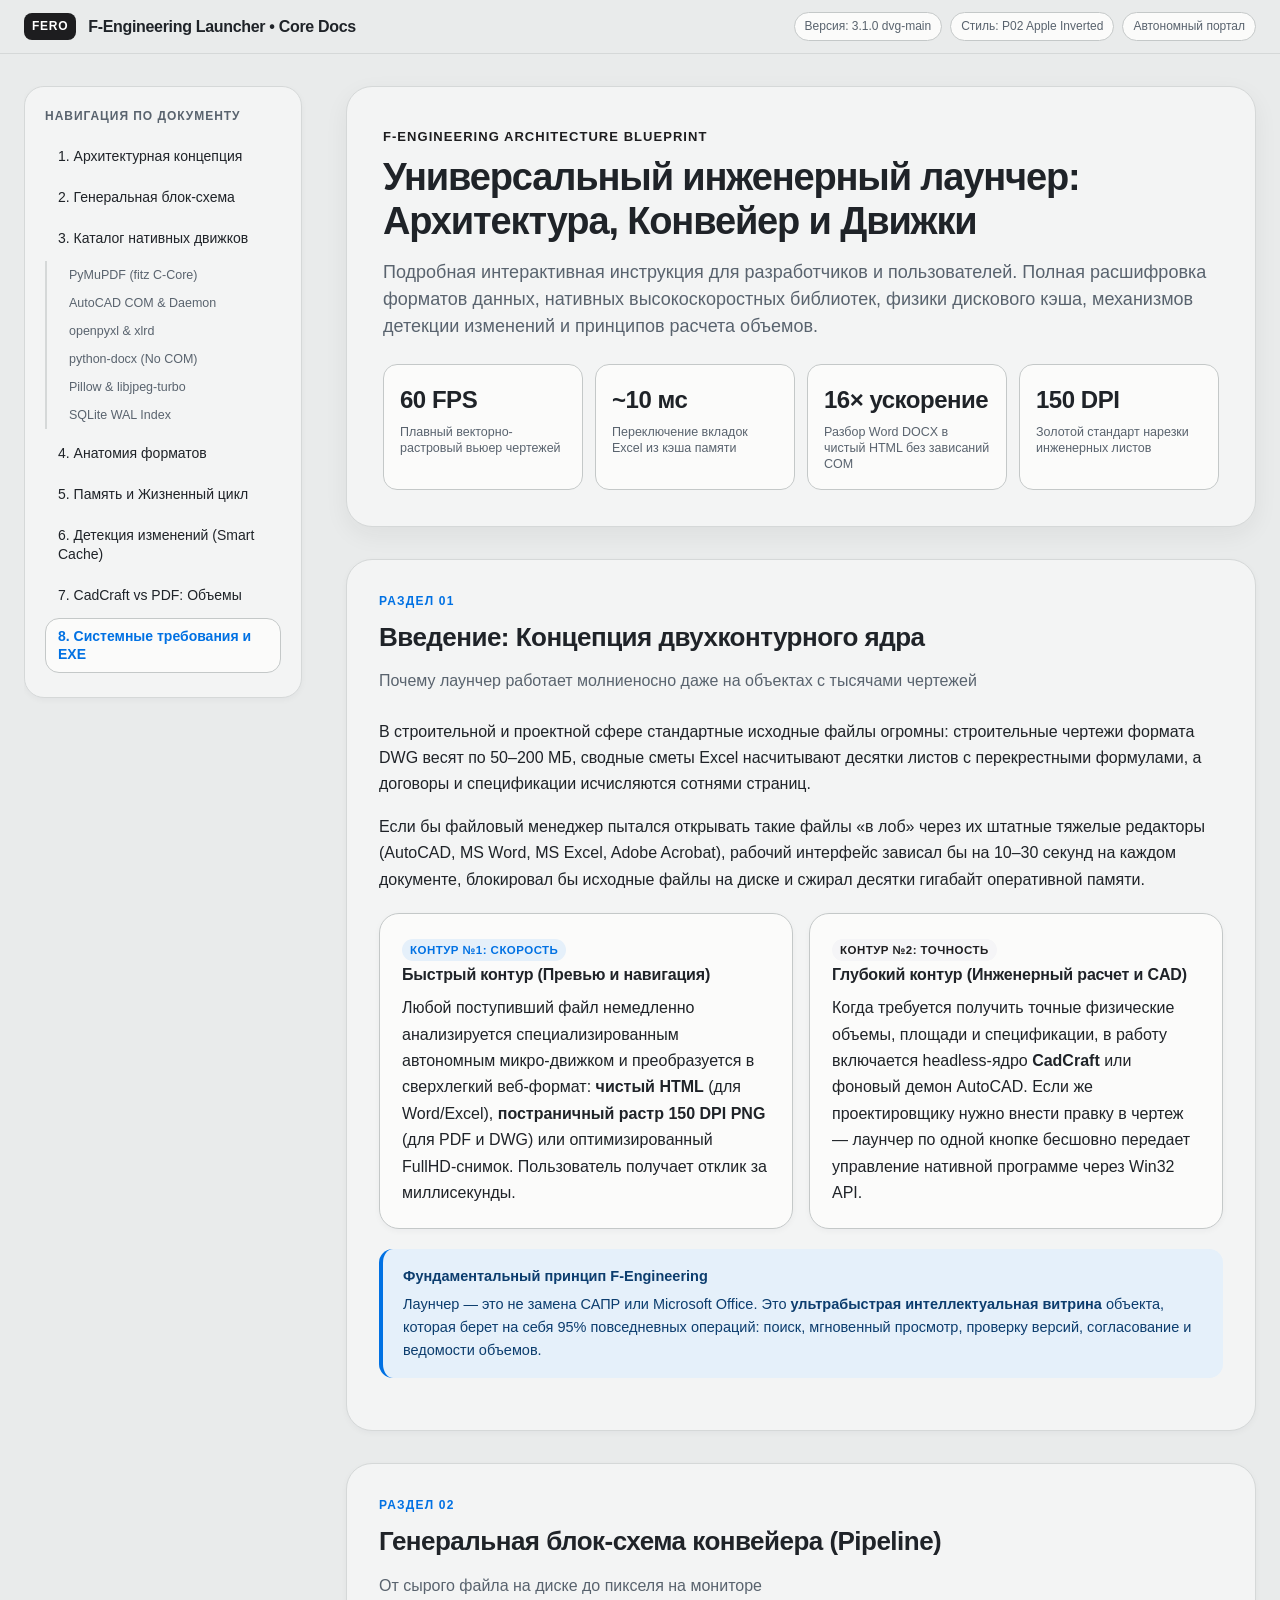
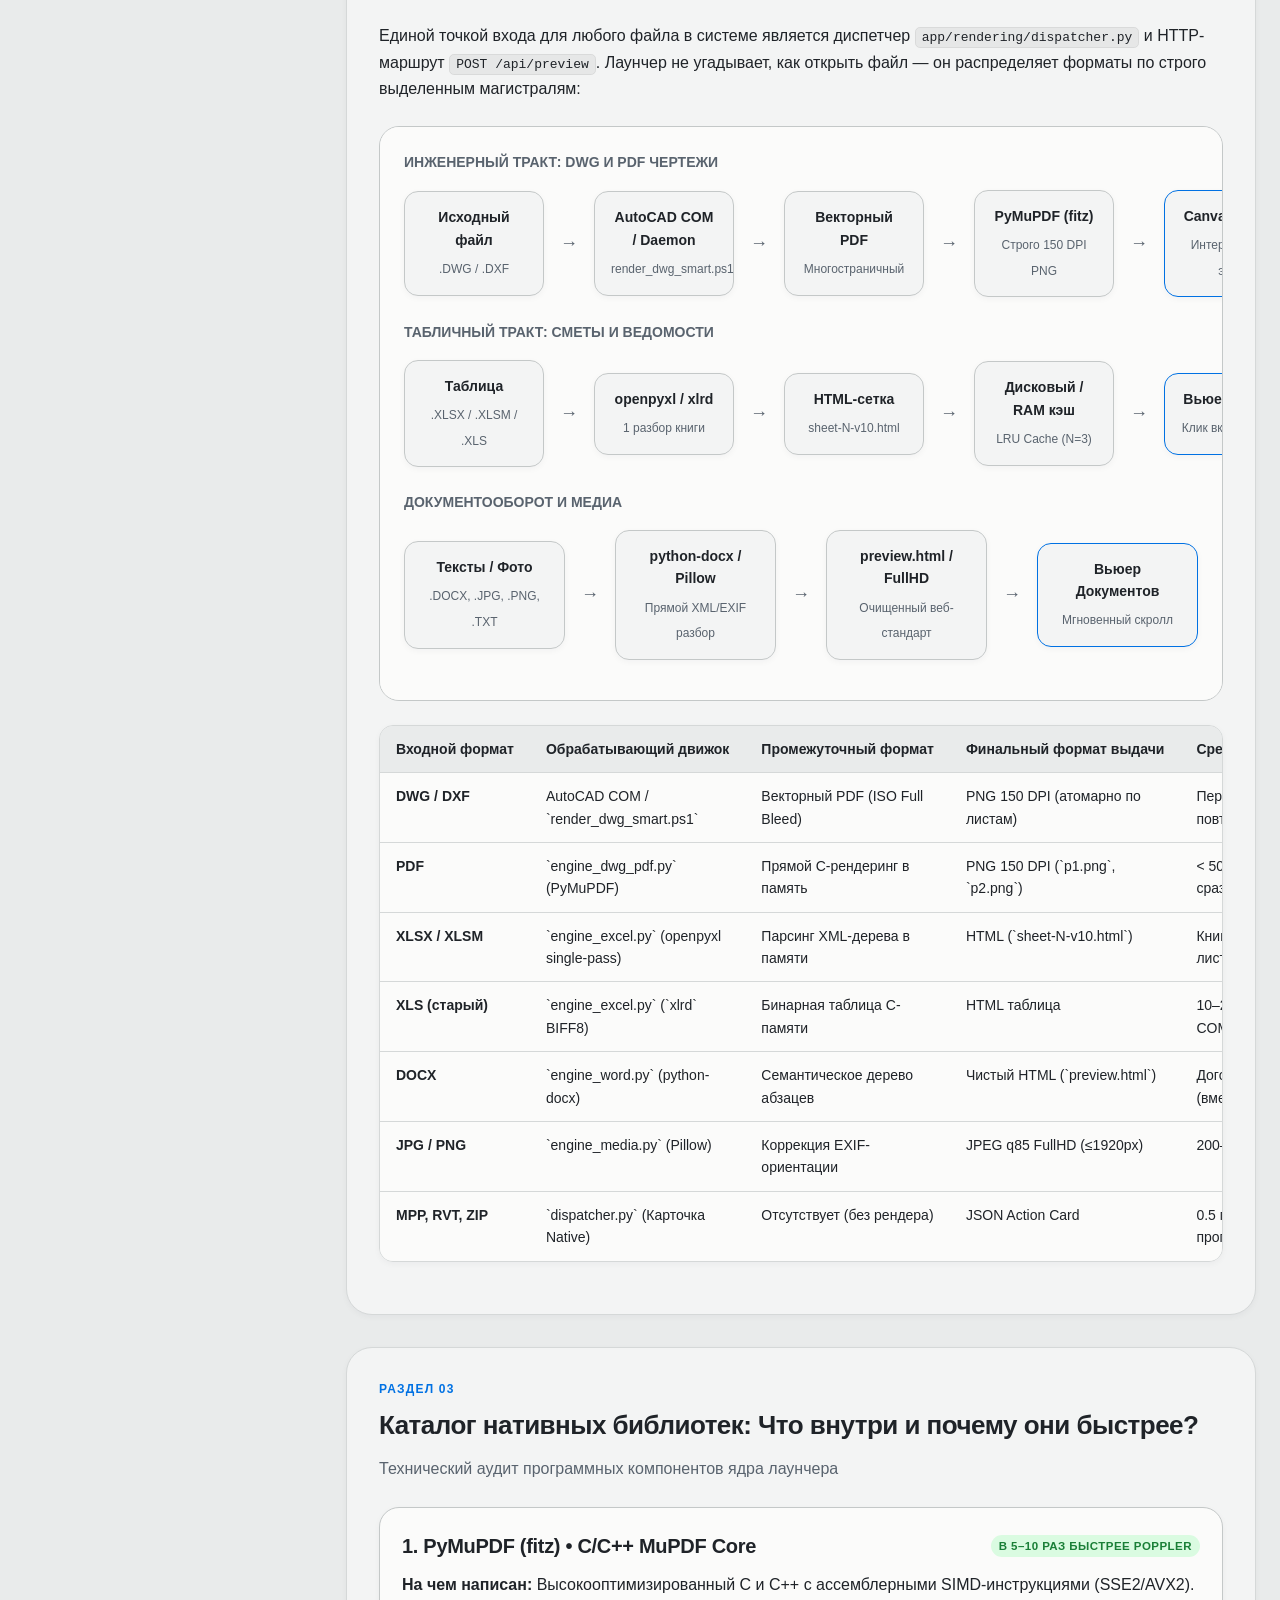
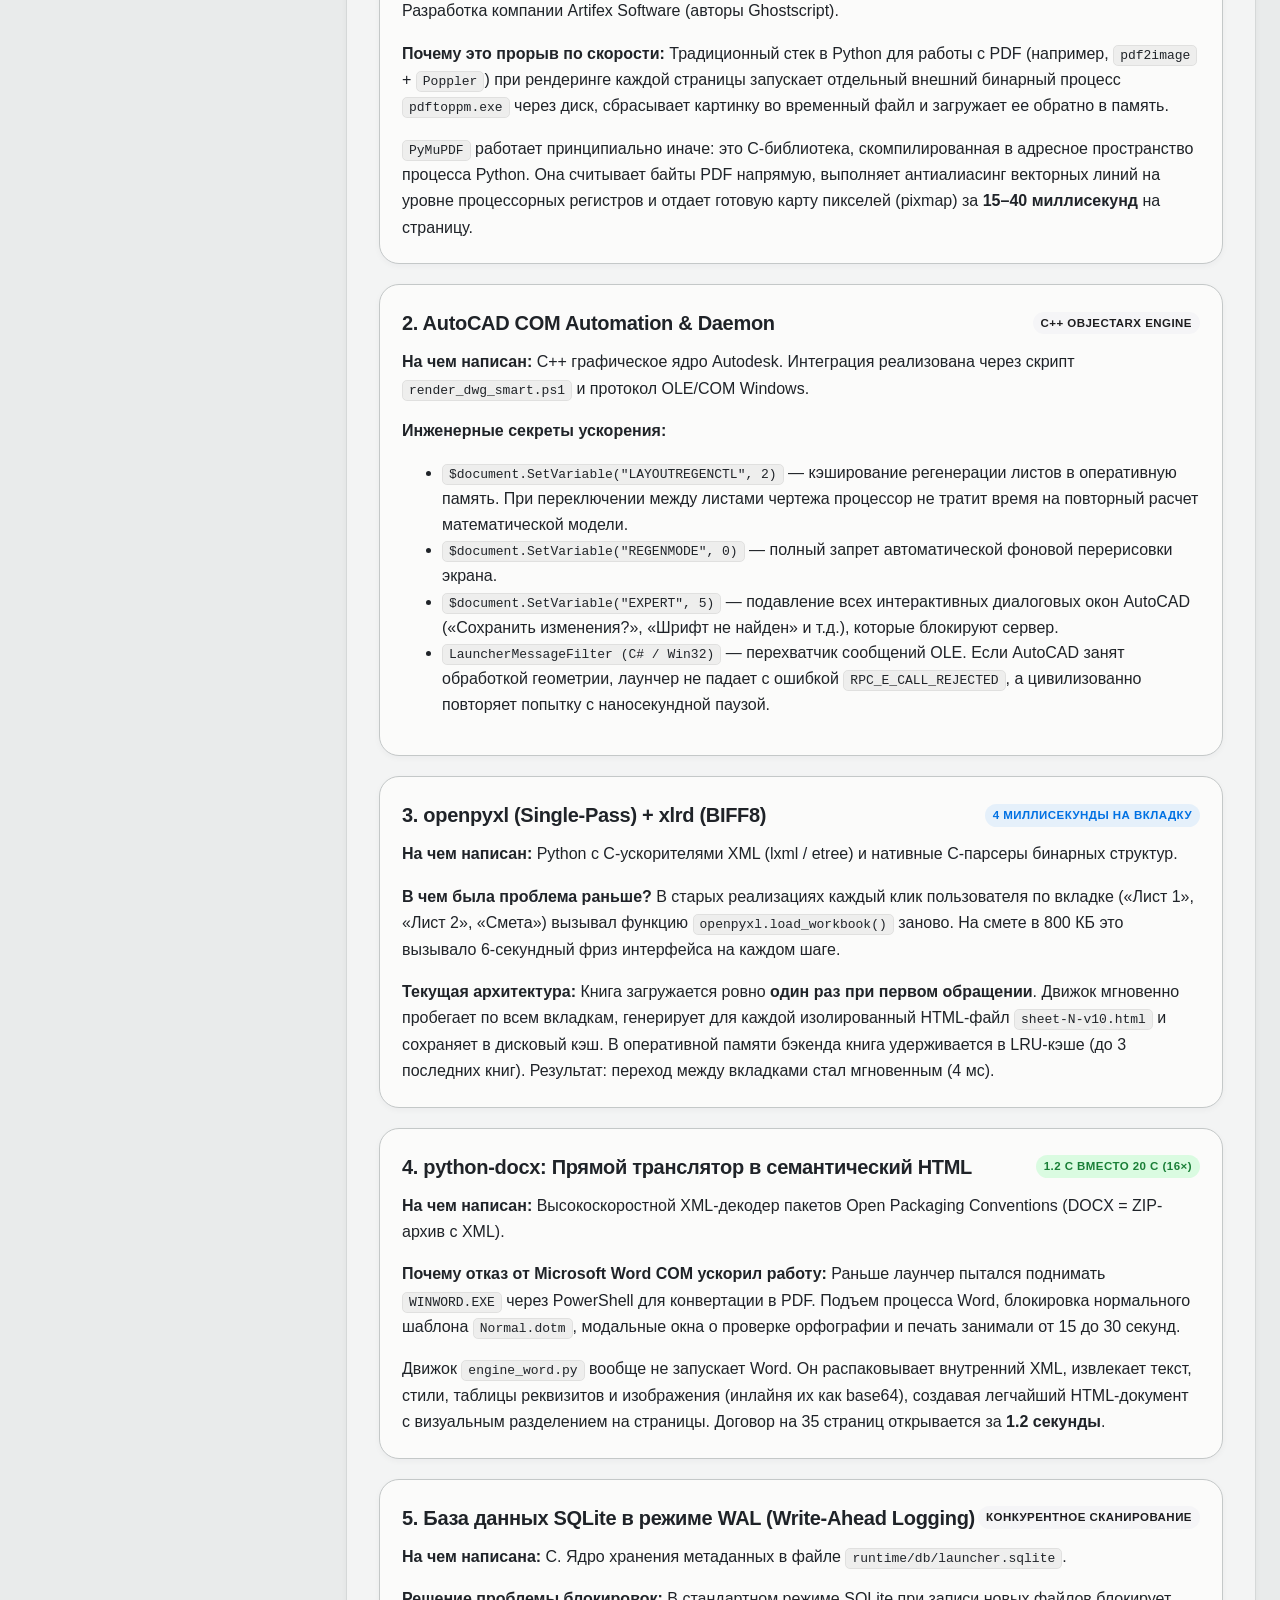
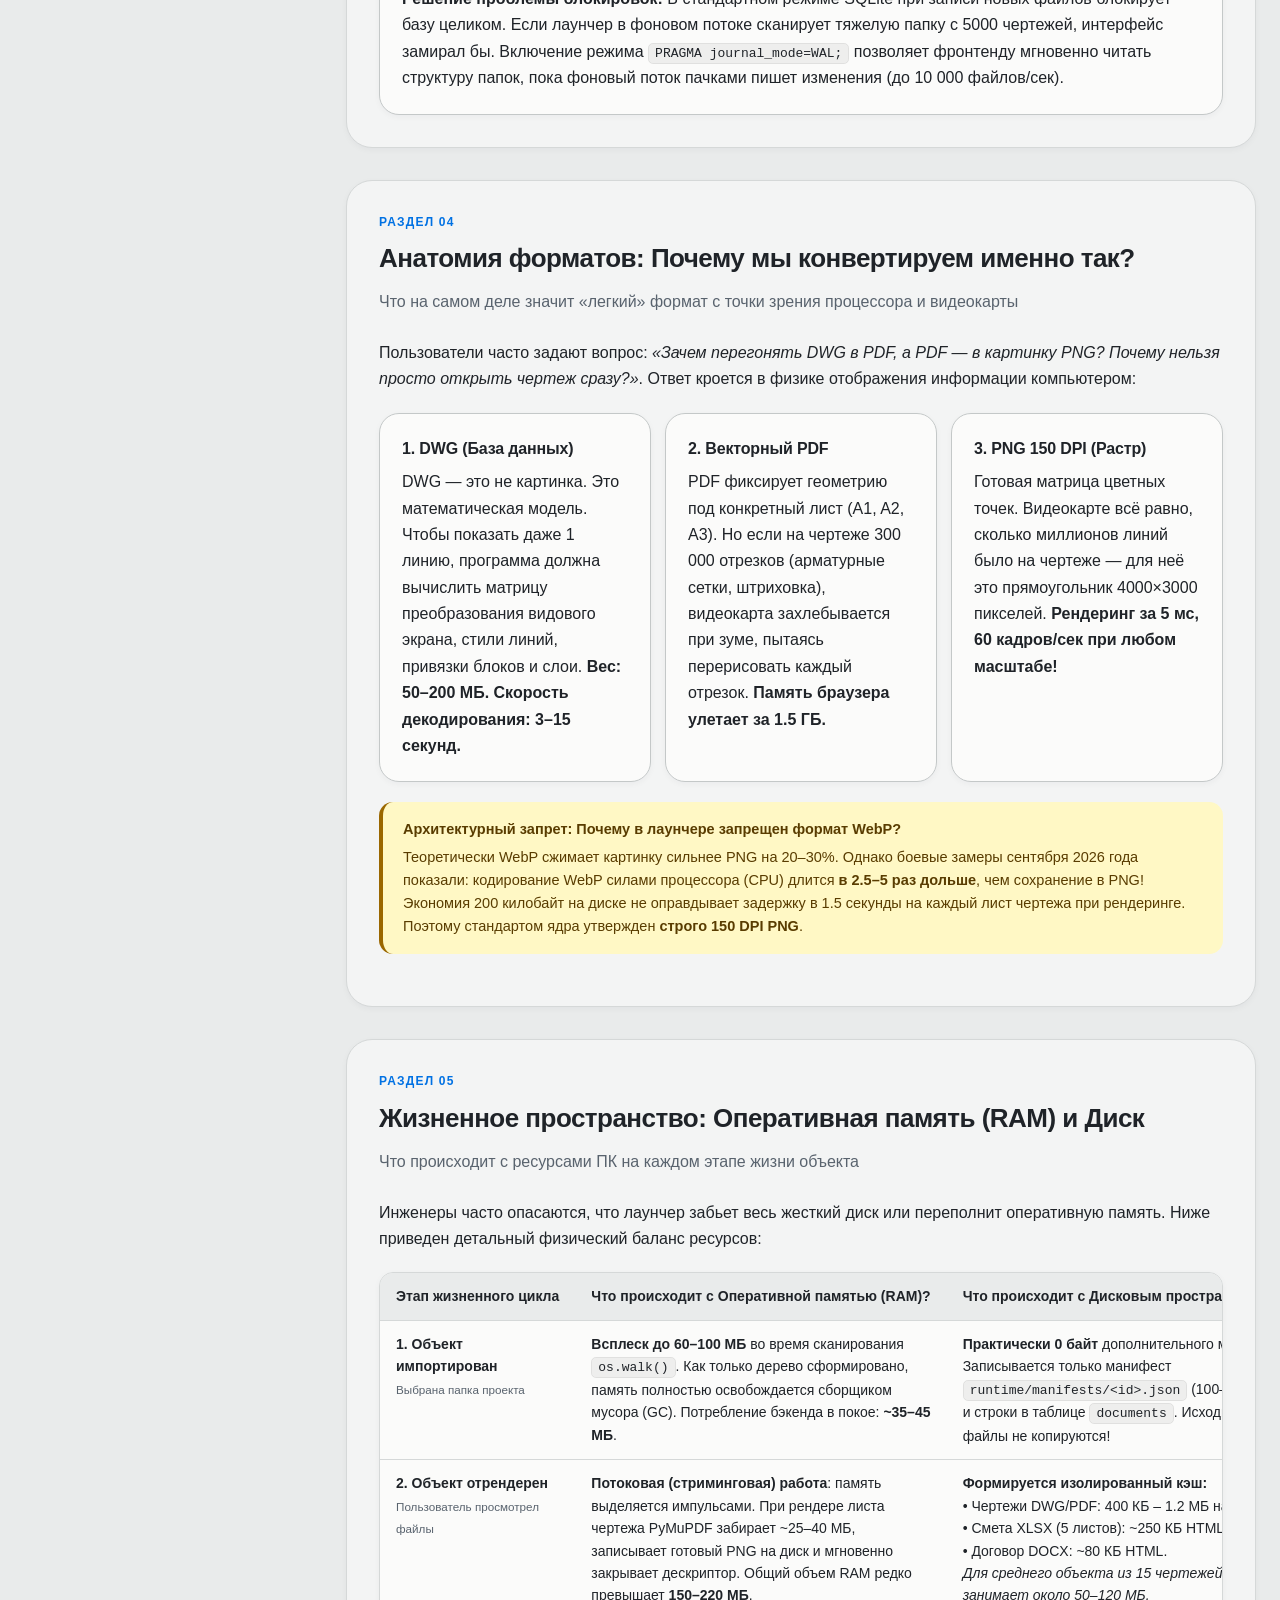
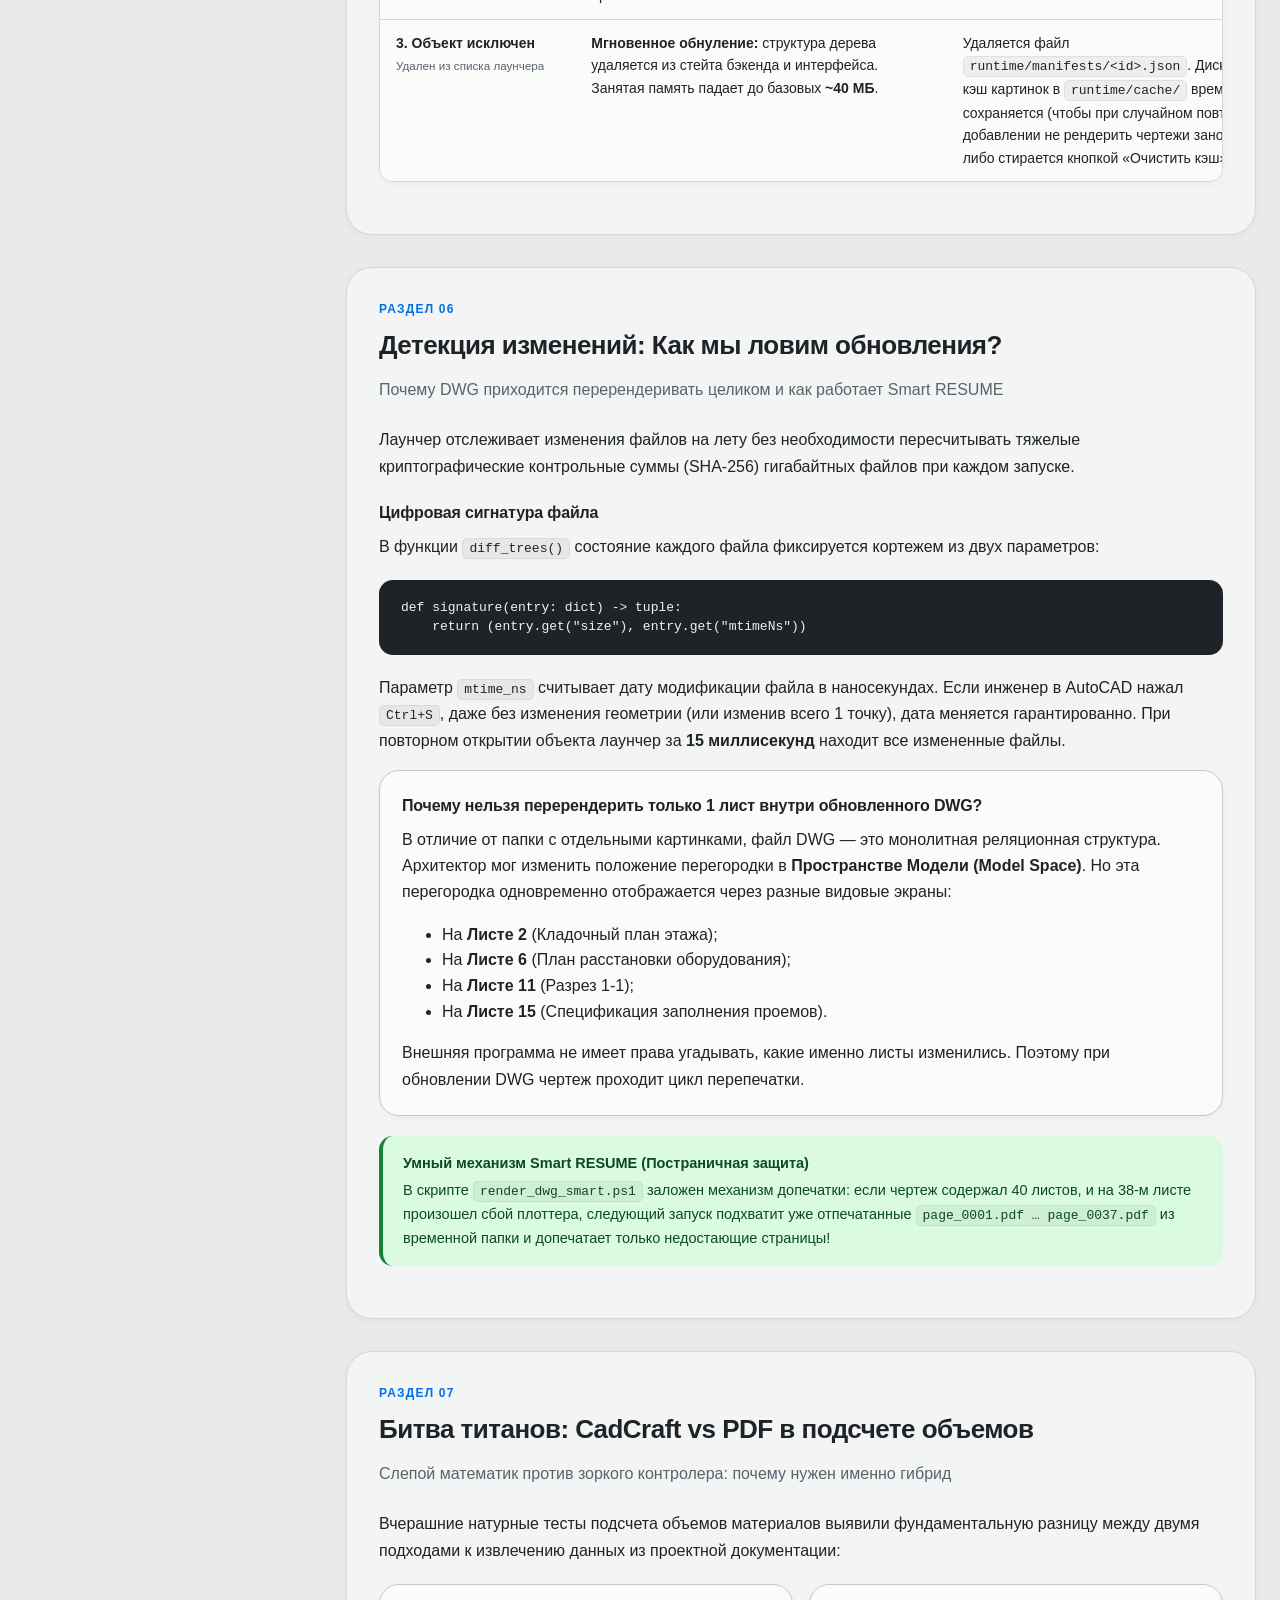
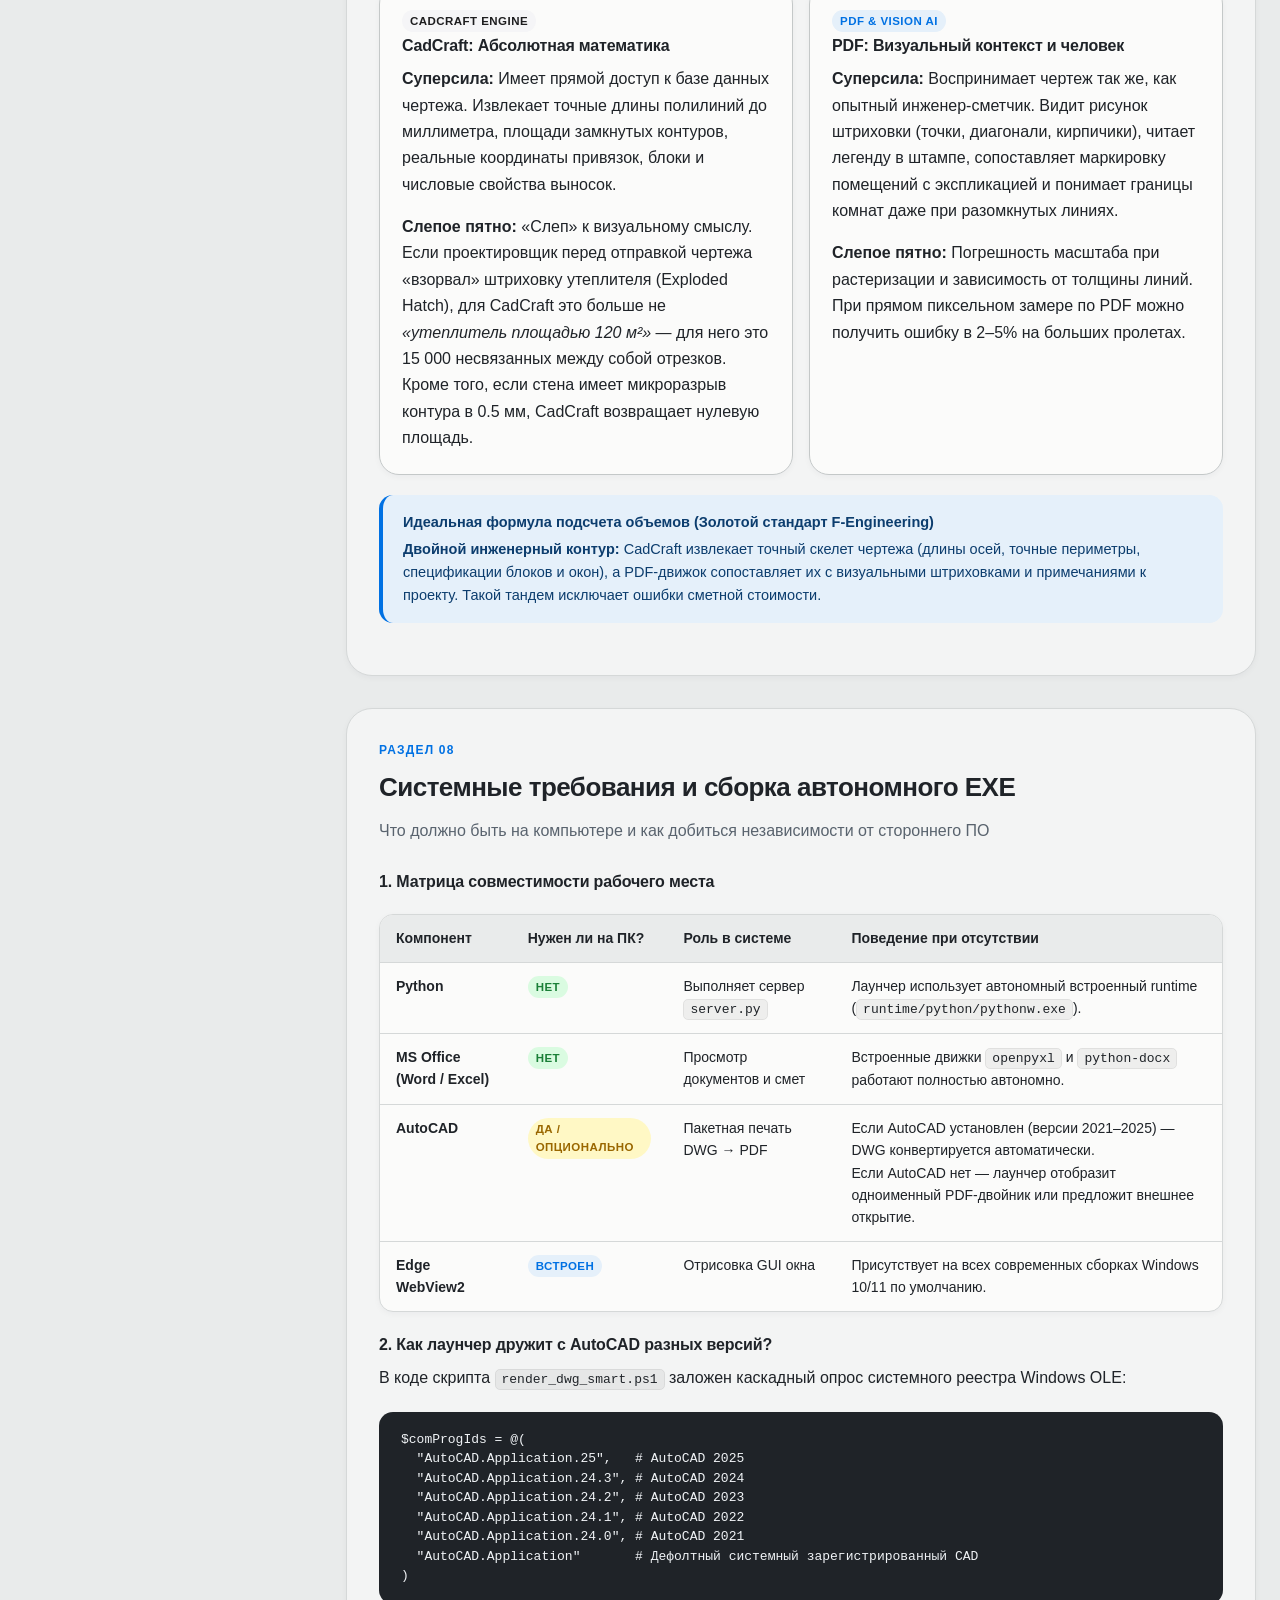
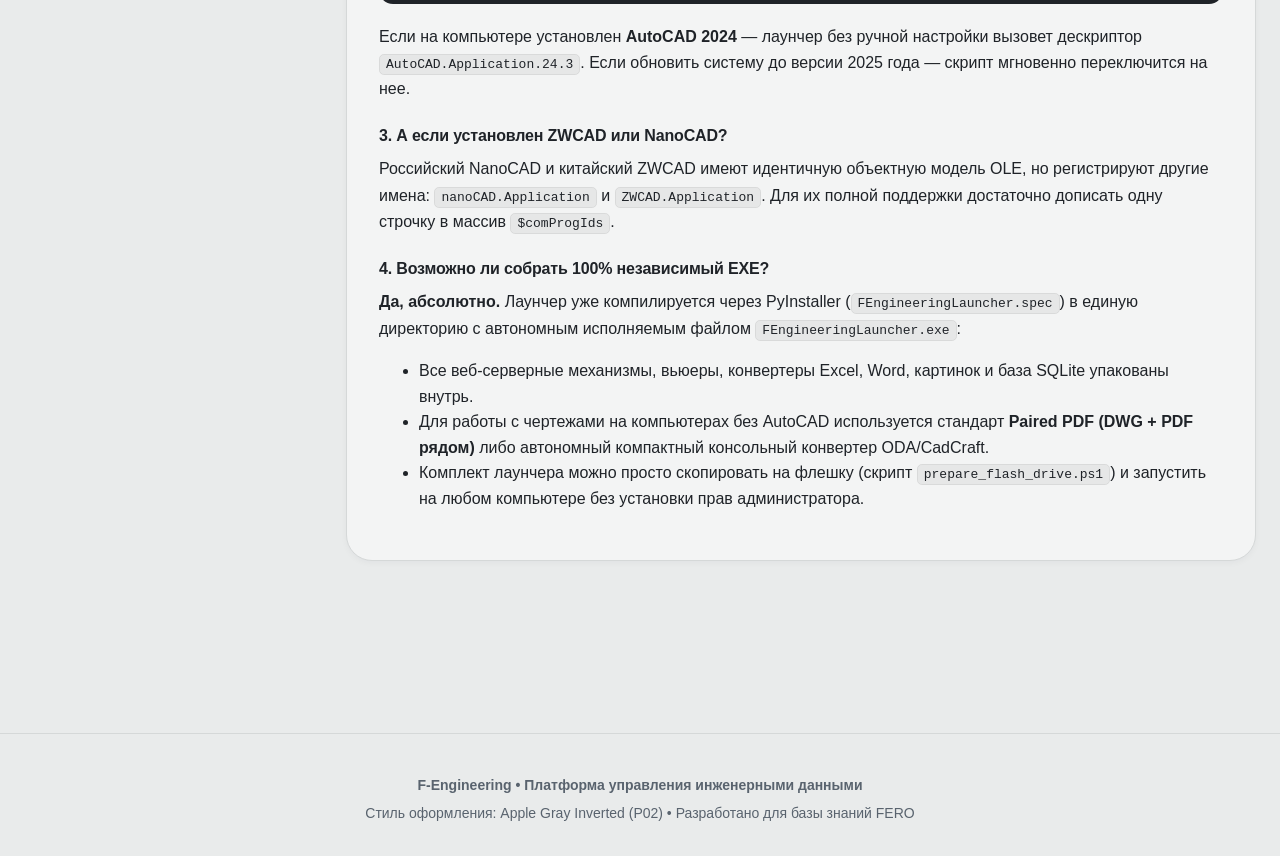
<file: docs/f_engineering_launcher_guide.html>
<!doctype html>
<html lang="ru">
<head>
<meta charset="utf-8">
<meta name="viewport" content="width=device-width, initial-scale=1, viewport-fit=cover">
<title>Руководство разработчика и пользователя: Архитектура F-Engineering Launcher</title>
<style>
/* ==========================================================================
   СТИЛЬ: P02 APPLE GRAY · ИНВЕРСНАЯ СХЕМА (BRANDBOOK F-ENGINEERING / FERO)
   Спецификация: f_engineering_14_styles_test_document.html
   --l1: #e9ebeb (Основа / Холст / Студийный серый)
   --l2: #f3f4f4 (Секции / Промежуточные контейнеры)
   --l3: #fbfbfa (Плавающие карточки / Код / Чистый светлый акцент)
   --border: #d5d8d8 (Контурные направляющие)
   --strong: #c4c8c8 (Активные границы, рамки контролов)
   ========================================================================== */
:root {
  --l1: #e9ebeb;
  --l2: #f3f4f4;
  --l3: #fbfbfa;
  --border: #d5d8d8;
  --strong: #c4c8c8;
  --text: #1f2328;
  --soft: #59636e;
  --accent: #0071e3;
  --accent-soft: #e5f0fa;
  --copper: #1D1D1F;
  --copper-soft: #F5F5F7;
  --success: #1a7f37;
  --success-soft: #dafbe1;
  --warning: #9a6700;
  --warning-soft: #fff8c5;
  --danger: #cf222e;
  --danger-soft: #ffebe9;
  --font: -apple-system, BlinkMacSystemFont, "SF Pro Display", "SF Pro Text", "Segoe UI", Roboto, "Helvetica Neue", Arial, sans-serif;
  --mono: "SF Mono", Monaco, Menlo, Consolas, "Ubuntu Mono", monospace;
  --radius-sm: 8px;
  --radius-md: 14px;
  --radius-lg: 20px;
  --radius-xl: 26px;
  --shadow-sm: 0 2px 6px rgba(31, 35, 40, 0.04);
  --shadow-md: 0 8px 24px rgba(31, 35, 40, 0.06);
  --shadow-lg: 0 14px 36px rgba(31, 35, 40, 0.08);
}

* { box-sizing: border-box; -webkit-tap-highlight-color: transparent; }
html { scroll-behavior: smooth; font-size: 16px; }
body {
  margin: 0;
  background-color: var(--l1);
  color: var(--text);
  font-family: var(--font);
  line-height: 1.6;
  -webkit-font-smoothing: antialiased;
}

/* Прогресс-бар прокрутки */
#progress-bar {
  position: fixed;
  top: 0;
  left: 0;
  height: 3px;
  background: linear-gradient(90deg, var(--copper), var(--accent));
  width: 0%;
  z-index: 1000;
  transition: width 0.1s ease-out;
}

/* Хедер */
.app-header {
  position: sticky;
  top: 0;
  z-index: 900;
  background: rgba(233, 235, 235, 0.88);
  backdrop-filter: blur(20px);
  -webkit-backdrop-filter: blur(20px);
  border-bottom: 1px solid var(--border);
  padding: 12px 24px;
}
.header-inner {
  max-width: 1440px;
  margin: 0 auto;
  display: flex;
  align-items: center;
  justify-content: space-between;
  gap: 16px;
}
.brand-group {
  display: flex;
  align-items: center;
  gap: 12px;
  text-decoration: none;
  color: var(--text);
}
.brand-badge {
  background: var(--copper);
  color: #fff;
  font-weight: 700;
  font-size: 12px;
  letter-spacing: 0.06em;
  padding: 4px 8px;
  border-radius: var(--radius-sm);
  display: inline-flex;
  align-items: center;
  justify-content: center;
}
.brand-title {
  font-size: 16px;
  font-weight: 700;
  letter-spacing: -0.02em;
}
.header-tags {
  display: flex;
  align-items: center;
  gap: 8px;
}
.tag {
  font-size: 12px;
  padding: 4px 10px;
  border-radius: 999px;
  border: 1px solid var(--strong);
  background: var(--l3);
  color: var(--soft);
  white-space: nowrap;
}
.menu-btn {
  display: none;
  background: var(--l3);
  border: 1px solid var(--strong);
  border-radius: var(--radius-sm);
  padding: 6px 12px;
  font-size: 14px;
  font-weight: 600;
  cursor: pointer;
  color: var(--text);
}

/* Основной лейаут документации */
.doc-layout {
  max-width: 1440px;
  margin: 0 auto;
  display: grid;
  grid-template-columns: 290px minmax(0, 1fr);
  gap: 32px;
  padding: 32px 24px 80px;
}

/* Сайдбар / Оглавление */
.sidebar {
  position: sticky;
  top: 76px;
  height: calc(100vh - 100px);
  overflow-y: auto;
  padding-right: 12px;
}
.sidebar::-webkit-scrollbar { width: 4px; }
.sidebar::-webkit-scrollbar-thumb { background: var(--strong); border-radius: 4px; }

.sidebar-box {
  background: var(--l2);
  border: 1px solid var(--border);
  border-radius: var(--radius-lg);
  padding: 20px;
  box-shadow: var(--shadow-sm);
}
.sidebar-title {
  font-size: 12px;
  text-transform: uppercase;
  letter-spacing: 0.08em;
  color: var(--soft);
  margin-bottom: 12px;
  font-weight: 700;
}
.nav-list {
  list-style: none;
  padding: 0;
  margin: 0;
}
.nav-item { margin-bottom: 4px; }
.nav-link {
  display: block;
  padding: 8px 12px;
  border-radius: var(--radius-md);
  color: var(--text);
  text-decoration: none;
  font-size: 14px;
  line-height: 1.35;
  transition: all 0.15s ease;
  border: 1px solid transparent;
}
.nav-link:hover {
  background: var(--l3);
  border-color: var(--border);
}
.nav-link.active {
  background: var(--l3);
  border-color: var(--strong);
  font-weight: 600;
  color: var(--accent);
}
.nav-sublist {
  list-style: none;
  padding-left: 14px;
  margin: 4px 0 6px;
  border-left: 2px solid var(--border);
}
.nav-sublink {
  display: block;
  padding: 4px 8px;
  font-size: 12.5px;
  color: var(--soft);
  text-decoration: none;
  border-radius: var(--radius-sm);
}
.nav-sublink:hover { color: var(--text); }

/* Контентная зона */
.content-area {
  min-width: 0;
}

/* Hero карточка */
.hero-card {
  background: var(--l2);
  border: 1px solid var(--border);
  border-radius: var(--radius-xl);
  padding: 36px;
  margin-bottom: 32px;
  box-shadow: var(--shadow-md);
}
.hero-eyebrow {
  display: inline-flex;
  align-items: center;
  gap: 8px;
  font-size: 13px;
  text-transform: uppercase;
  letter-spacing: 0.08em;
  color: var(--copper);
  font-weight: 700;
  margin-bottom: 8px;
}
.hero-title {
  margin: 0 0 16px;
  font-size: 38px;
  line-height: 1.15;
  letter-spacing: -0.03em;
  font-weight: 800;
}
.hero-desc {
  font-size: 18px;
  color: var(--soft);
  max-width: 880px;
  margin: 0 0 24px;
  line-height: 1.5;
}
.hero-grid {
  display: grid;
  grid-template-columns: repeat(auto-fit, minmax(200px, 1fr));
  gap: 12px;
}
.metric-box {
  background: var(--l3);
  border: 1px solid var(--strong);
  border-radius: var(--radius-md);
  padding: 16px;
}
.metric-num {
  font-size: 24px;
  font-weight: 800;
  letter-spacing: -0.02em;
  color: var(--text);
  margin-bottom: 4px;
}
.metric-label {
  font-size: 12.5px;
  color: var(--soft);
  line-height: 1.3;
}

/* Секции руководства */
.guide-section {
  background: var(--l2);
  border: 1px solid var(--border);
  border-radius: var(--radius-xl);
  padding: 32px;
  margin-bottom: 32px;
  box-shadow: var(--shadow-sm);
}
.section-header {
  margin-bottom: 24px;
}
.section-num {
  font-size: 12px;
  font-weight: 800;
  text-transform: uppercase;
  letter-spacing: 0.1em;
  color: var(--accent);
  margin-bottom: 6px;
}
h2 {
  font-size: 26px;
  letter-spacing: -0.02em;
  margin: 0 0 10px;
  font-weight: 750;
}
.section-subtitle {
  color: var(--soft);
  font-size: 16px;
  margin: 0;
}
h3 {
  font-size: 20px;
  letter-spacing: -0.015em;
  margin: 28px 0 12px;
  font-weight: 700;
}
h4 {
  font-size: 16px;
  letter-spacing: -0.01em;
  margin: 20px 0 8px;
  font-weight: 650;
}

p { margin: 0 0 16px; line-height: 1.65; }

/* Карточки и сетки */
.grid-2 {
  display: grid;
  grid-template-columns: repeat(auto-fit, minmax(320px, 1fr));
  gap: 16px;
  margin: 20px 0;
}
.grid-3 {
  display: grid;
  grid-template-columns: repeat(auto-fit, minmax(260px, 1fr));
  gap: 14px;
  margin: 20px 0;
}
.card {
  background: var(--l3);
  border: 1px solid var(--strong);
  border-radius: var(--radius-lg);
  padding: 22px;
  box-shadow: var(--shadow-sm);
}
.card h4 { margin-top: 0; }
.card p:last-child { margin-bottom: 0; }

/* Callout блоки (Алерты) */
.callout {
  border-radius: var(--radius-md);
  padding: 16px 20px;
  margin: 20px 0;
  border-left: 4px solid;
  font-size: 14.5px;
}
.callout-info {
  background: var(--accent-soft);
  border-color: var(--accent);
  color: #0c3d6e;
}
.callout-tip {
  background: var(--success-soft);
  border-color: var(--success);
  color: #0d4a1f;
}
.callout-warning {
  background: var(--warning-soft);
  border-color: var(--warning);
  color: #593c00;
}
.callout-title {
  font-weight: 700;
  margin-bottom: 4px;
  display: flex;
  align-items: center;
  gap: 6px;
}

/* Таблицы */
.table-wrap {
  overflow-x: auto;
  margin: 20px 0;
  border: 1px solid var(--border);
  border-radius: var(--radius-md);
  background: var(--l3);
  box-shadow: var(--shadow-sm);
}
table {
  width: 100%;
  border-collapse: collapse;
  font-size: 14px;
  text-align: left;
}
th {
  background: var(--l1);
  padding: 12px 16px;
  font-weight: 700;
  border-bottom: 1px solid var(--border);
  color: var(--text);
  white-space: nowrap;
}
td {
  padding: 12px 16px;
  border-bottom: 1px solid var(--border);
  vertical-align: top;
  color: var(--text);
}
tr:last-child td { border-bottom: none; }
tr:hover td { background: rgba(0,0,0,0.015); }

/* Код и инлайн-элементы */
code {
  font-family: var(--mono);
  font-size: 13px;
  background: rgba(0,0,0,0.05);
  padding: 2px 6px;
  border-radius: 5px;
  border: 1px solid rgba(0,0,0,0.06);
}
pre {
  background: #1f2328;
  color: #f0f3f6;
  font-family: var(--mono);
  font-size: 13px;
  padding: 18px 22px;
  border-radius: var(--radius-md);
  overflow-x: auto;
  line-height: 1.5;
  margin: 20px 0;
}
pre code {
  background: transparent;
  padding: 0;
  border: none;
  color: inherit;
}

/* Визуальные схемы и блок-схемы (Архитектура) */
.flow-diagram {
  background: var(--l3);
  border: 1px solid var(--strong);
  border-radius: var(--radius-lg);
  padding: 24px;
  margin: 24px 0;
  overflow-x: auto;
}
.flow-row {
  display: flex;
  align-items: center;
  justify-content: space-between;
  gap: 16px;
  position: relative;
  margin: 16px 0;
}
.flow-node {
  flex: 1;
  min-width: 140px;
  background: var(--l2);
  border: 1px solid var(--strong);
  border-radius: var(--radius-md);
  padding: 14px 16px;
  text-align: center;
  box-shadow: var(--shadow-sm);
  transition: transform 0.2s ease;
}
.flow-node:hover { transform: translateY(-2px); }
.flow-node strong { display: block; font-size: 14px; margin-bottom: 4px; }
.flow-node span { font-size: 12px; color: var(--soft); }
.flow-arrow {
  color: var(--soft);
  font-size: 18px;
  font-weight: 700;
  flex-shrink: 0;
}

/* Бейджи статусов */
.badge {
  display: inline-flex;
  align-items: center;
  gap: 4px;
  font-size: 11.5px;
  font-weight: 700;
  padding: 2px 8px;
  border-radius: 999px;
  text-transform: uppercase;
  letter-spacing: 0.04em;
}
.badge-blue { background: var(--accent-soft); color: var(--accent); }
.badge-green { background: var(--success-soft); color: var(--success); }
.badge-apple { background: var(--copper-soft); color: var(--copper); }
.badge-amber { background: var(--warning-soft); color: var(--warning); }

/* Футер */
.doc-footer {
  text-align: center;
  padding: 40px 20px;
  color: var(--soft);
  font-size: 14px;
  border-top: 1px solid var(--border);
  margin-top: 60px;
}

/* Мобильная адаптивность */
@media (max-width: 992px) {
  .doc-layout { grid-template-columns: 1fr; }
  .sidebar {
    display: none;
    position: fixed;
    top: 56px;
    left: 0;
    right: 0;
    bottom: 0;
    height: auto;
    z-index: 950;
    background: rgba(233, 235, 235, 0.98);
    backdrop-filter: blur(20px);
    padding: 20px;
  }
  .sidebar.open { display: block; }
  .menu-btn { display: inline-flex; }
  .header-tags { display: none; }
}

@media (max-width: 640px) {
  .hero-card, .guide-section { padding: 20px; border-radius: var(--radius-lg); }
  .hero-title { font-size: 28px; }
  .flow-row { flex-direction: column; }
  .flow-arrow { transform: rotate(90deg); margin: 4px 0; }
  .grid-2, .grid-3 { grid-template-columns: 1fr; }
}
</style>
</head>
<body>

<div id="progress-bar"></div>

<!-- Верхняя панель -->
<header class="app-header">
  <div class="header-inner">
    <a href="#" class="brand-group">
      <span class="brand-badge">FERO</span>
      <span class="brand-title">F-Engineering Launcher &bull; Core Docs</span>
    </a>
    <div class="header-tags">
      <span class="tag">Версия: 3.1.0 dvg-main</span>
      <span class="tag">Стиль: P02 Apple Inverted</span>
      <span class="tag">Автономный портал</span>
    </div>
    <button class="menu-btn" id="menuToggle" aria-label="Открыть меню оглавления">Оглавление ☰</button>
  </div>
</header>

<div class="doc-layout">

  <!-- Боковое оглавление (Desktop Sticky / Mobile Drawer) -->
  <aside class="sidebar" id="sidebarNav">
    <div class="sidebar-box">
      <div class="sidebar-title">Навигация по документу</div>
      <ul class="nav-list">
        <li class="nav-item"><a href="#intro" class="nav-link active">1. Архитектурная концепция</a></li>
        <li class="nav-item"><a href="#pipeline" class="nav-link">2. Генеральная блок-схема</a></li>
        <li class="nav-item">
          <a href="#engines" class="nav-link">3. Каталог нативных движков</a>
          <ul class="nav-sublist">
            <li><a href="#engine-pdf" class="nav-sublink">PyMuPDF (fitz C-Core)</a></li>
            <li><a href="#engine-cad" class="nav-sublink">AutoCAD COM & Daemon</a></li>
            <li><a href="#engine-excel" class="nav-sublink">openpyxl & xlrd</a></li>
            <li><a href="#engine-word" class="nav-sublink">python-docx (No COM)</a></li>
            <li><a href="#engine-media" class="nav-sublink">Pillow & libjpeg-turbo</a></li>
            <li><a href="#engine-db" class="nav-sublink">SQLite WAL Index</a></li>
          </ul>
        </li>
        <li class="nav-item"><a href="#formats" class="nav-link">4. Анатомия форматов</a></li>
        <li class="nav-item"><a href="#memory-disk" class="nav-link">5. Память и Жизненный цикл</a></li>
        <li class="nav-item"><a href="#changes" class="nav-link">6. Детекция изменений (Smart Cache)</a></li>
        <li class="nav-item"><a href="#cadcraft-vs-pdf" class="nav-link">7. CadCraft vs PDF: Объемы</a></li>
        <li class="nav-item"><a href="#requirements-exe" class="nav-link">8. Системные требования и EXE</a></li>
      </ul>
    </div>
  </aside>

  <!-- Основной контент -->
  <main class="content-area">

    <!-- Hero Card -->
    <section class="hero-card">
      <div class="hero-eyebrow">
        <span>F-Engineering Architecture Blueprint</span>
      </div>
      <h1 class="hero-title">Универсальный инженерный лаунчер: Архитектура, Конвейер и Движки</h1>
      <p class="hero-desc">
        Подробная интерактивная инструкция для разработчиков и пользователей. Полная расшифровка форматов данных, нативных высокоскоростных библиотек, физики дискового кэша, механизмов детекции изменений и принципов расчета объемов.
      </p>
      <div class="hero-grid">
        <div class="metric-box">
          <div class="metric-num">60 FPS</div>
          <div class="metric-label">Плавный векторно-растровый вьюер чертежей</div>
        </div>
        <div class="metric-box">
          <div class="metric-num">~10 мс</div>
          <div class="metric-label">Переключение вкладок Excel из кэша памяти</div>
        </div>
        <div class="metric-box">
          <div class="metric-num">16&times; ускорение</div>
          <div class="metric-label">Разбор Word DOCX в чистый HTML без зависаний COM</div>
        </div>
        <div class="metric-box">
          <div class="metric-num">150 DPI</div>
          <div class="metric-label">Золотой стандарт нарезки инженерных листов</div>
        </div>
      </div>
    </section>

    <!-- СЕКЦИЯ 1: КОНЦЕПЦИЯ -->
    <section class="guide-section" id="intro">
      <div class="section-header">
        <div class="section-num">Раздел 01</div>
        <h2>Введение: Концепция двухконтурного ядра</h2>
        <p class="section-subtitle">Почему лаунчер работает молниеносно даже на объектах с тысячами чертежей</p>
      </div>

      <p>
        В строительной и проектной сфере стандартные исходные файлы огромны: строительные чертежи формата DWG весят по 50–200 МБ, сводные сметы Excel насчитывают десятки листов с перекрестными формулами, а договоры и спецификации исчисляются сотнями страниц.
      </p>
      <p>
        Если бы файловый менеджер пытался открывать такие файлы «в лоб» через их штатные тяжелые редакторы (AutoCAD, MS Word, MS Excel, Adobe Acrobat), рабочий интерфейс зависал бы на 10–30 секунд на каждом документе, блокировал бы исходные файлы на диске и сжирал десятки гигабайт оперативной памяти.
      </p>

      <div class="grid-2">
        <div class="card">
          <div class="badge badge-blue">Контур №1: Скорость</div>
          <h4>Быстрый контур (Превью и навигация)</h4>
          <p>
            Любой поступивший файл немедленно анализируется специализированным автономным микро-движком и преобразуется в сверхлегкий веб-формат: <strong>чистый HTML</strong> (для Word/Excel), <strong>постраничный растр 150 DPI PNG</strong> (для PDF и DWG) или оптимизированный FullHD-снимок. Пользователь получает отклик за миллисекунды.
          </p>
        </div>
        <div class="card">
          <div class="badge badge-apple">Контур №2: Точность</div>
          <h4>Глубокий контур (Инженерный расчет и CAD)</h4>
          <p>
            Когда требуется получить точные физические объемы, площади и спецификации, в работу включается headless-ядро <strong>CadCraft</strong> или фоновый демон AutoCAD. Если же проектировщику нужно внести правку в чертеж — лаунчер по одной кнопке бесшовно передает управление нативной программе через Win32 API.
          </p>
        </div>
      </div>

      <div class="callout callout-info">
        <div class="callout-title">Фундаментальный принцип F-Engineering</div>
        Лаунчер — это не замена САПР или Microsoft Office. Это <strong>ультрабыстрая интеллектуальная витрина</strong> объекта, которая берет на себя 95% повседневных операций: поиск, мгновенный просмотр, проверку версий, согласование и ведомости объемов.
      </div>
    </section>

    <!-- СЕКЦИЯ 2: БЛОК-СХЕМА КОНВЕЙЕРА -->
    <section class="guide-section" id="pipeline">
      <div class="section-header">
        <div class="section-num">Раздел 02</div>
        <h2>Генеральная блок-схема конвейера (Pipeline)</h2>
        <p class="section-subtitle">От сырого файла на диске до пикселя на мониторе</p>
      </div>

      <p>
        Единой точкой входа для любого файла в системе является диспетчер <code>app/rendering/dispatcher.py</code> и HTTP-маршрут <code>POST /api/preview</code>. Лаунчер не угадывает, как открыть файл — он распределяет форматы по строго выделенным магистралям:
      </p>

      <div class="flow-diagram">
        <div style="font-weight:700; margin-bottom:12px; font-size:14px; color:var(--soft);">ИНЖЕНЕРНЫЙ ТРАКТ: DWG И PDF ЧЕРТЕЖИ</div>
        <div class="flow-row">
          <div class="flow-node">
            <strong>Исходный файл</strong>
            <span>.DWG / .DXF</span>
          </div>
          <div class="flow-arrow">&rarr;</div>
          <div class="flow-node">
            <strong>AutoCAD COM / Daemon</strong>
            <span>render_dwg_smart.ps1</span>
          </div>
          <div class="flow-arrow">&rarr;</div>
          <div class="flow-node">
            <strong>Векторный PDF</strong>
            <span>Многостраничный</span>
          </div>
          <div class="flow-arrow">&rarr;</div>
          <div class="flow-node">
            <strong>PyMuPDF (fitz)</strong>
            <span>Строго 150 DPI PNG</span>
          </div>
          <div class="flow-arrow">&rarr;</div>
          <div class="flow-node" style="border-color:var(--accent);">
            <strong>Canvas Вьюер</strong>
            <span>Интерактивный экран</span>
          </div>
        </div>

        <div style="font-weight:700; margin:24px 0 12px; font-size:14px; color:var(--soft);">ТАБЛИЧНЫЙ ТРАКТ: СМЕТЫ И ВЕДОМОСТИ</div>
        <div class="flow-row">
          <div class="flow-node">
            <strong>Таблица</strong>
            <span>.XLSX / .XLSM / .XLS</span>
          </div>
          <div class="flow-arrow">&rarr;</div>
          <div class="flow-node">
            <strong>openpyxl / xlrd</strong>
            <span>1 разбор книги</span>
          </div>
          <div class="flow-arrow">&rarr;</div>
          <div class="flow-node">
            <strong>HTML-сетка</strong>
            <span>sheet-N-v10.html</span>
          </div>
          <div class="flow-arrow">&rarr;</div>
          <div class="flow-node">
            <strong>Дисковый / RAM кэш</strong>
            <span>LRU Cache (N=3)</span>
          </div>
          <div class="flow-arrow">&rarr;</div>
          <div class="flow-node" style="border-color:var(--accent);">
            <strong>Вьюер Таблиц</strong>
            <span>Клик вкладки: 4 мс</span>
          </div>
        </div>

        <div style="font-weight:700; margin:24px 0 12px; font-size:14px; color:var(--soft);">ДОКУМЕНТООБОРОТ И МЕДИА</div>
        <div class="flow-row">
          <div class="flow-node">
            <strong>Тексты / Фото</strong>
            <span>.DOCX, .JPG, .PNG, .TXT</span>
          </div>
          <div class="flow-arrow">&rarr;</div>
          <div class="flow-node">
            <strong>python-docx / Pillow</strong>
            <span>Прямой XML/EXIF разбор</span>
          </div>
          <div class="flow-arrow">&rarr;</div>
          <div class="flow-node">
            <strong>preview.html / FullHD</strong>
            <span>Очищенный веб-стандарт</span>
          </div>
          <div class="flow-arrow">&rarr;</div>
          <div class="flow-node" style="border-color:var(--accent);">
            <strong>Вьюер Документов</strong>
            <span>Мгновенный скролл</span>
          </div>
        </div>
      </div>

      <div class="table-wrap">
        <table>
          <thead>
            <tr>
              <th>Входной формат</th>
              <th>Обрабатывающий движок</th>
              <th>Промежуточный формат</th>
              <th>Финальный формат выдачи</th>
              <th>Среднее время открытия</th>
            </tr>
          </thead>
          <tbody>
            <tr>
              <td><strong>DWG / DXF</strong></td>
              <td>AutoCAD COM / `render_dwg_smart.ps1`</td>
              <td>Векторный PDF (ISO Full Bleed)</td>
              <td>PNG 150 DPI (атомарно по листам)</td>
              <td>Первый лист: 2–5 с, повтор: 15 мс</td>
            </tr>
            <tr>
              <td><strong>PDF</strong></td>
              <td>`engine_dwg_pdf.py` (PyMuPDF)</td>
              <td>Прямой C-рендеринг в память</td>
              <td>PNG 150 DPI (`p1.png`, `p2.png`)</td>
              <td>&lt; 500 мс (первая стр. сразу)</td>
            </tr>
            <tr>
              <td><strong>XLSX / XLSM</strong></td>
              <td>`engine_excel.py` (openpyxl single-pass)</td>
              <td>Парсинг XML-дерева в памяти</td>
              <td>HTML (`sheet-N-v10.html`)</td>
              <td>Книга 800 КБ: 8 с все листы, клик: 4 мс</td>
            </tr>
            <tr>
              <td><strong>XLS (старый)</strong></td>
              <td>`engine_excel.py` (`xlrd` BIFF8)</td>
              <td>Бинарная таблица C-памяти</td>
              <td>HTML таблица</td>
              <td>10–20 мс (без участия COM)</td>
            </tr>
            <tr>
              <td><strong>DOCX</strong></td>
              <td>`engine_word.py` (python-docx)</td>
              <td>Семантическое дерево абзацев</td>
              <td>Чистый HTML (`preview.html`)</td>
              <td>Договор 35 стр: 1.2 с (вместо 20 с)</td>
            </tr>
            <tr>
              <td><strong>JPG / PNG</strong></td>
              <td>`engine_media.py` (Pillow)</td>
              <td>Коррекция EXIF-ориентации</td>
              <td>JPEG q85 FullHD (&le;1920px)</td>
              <td>200–600 мс</td>
            </tr>
            <tr>
              <td><strong>MPP, RVT, ZIP</strong></td>
              <td>`dispatcher.py` (Карточка Native)</td>
              <td>Отсутствует (без рендера)</td>
              <td>JSON Action Card</td>
              <td>0.5 мс (Кнопка «Открыть в программе»)</td>
            </tr>
          </tbody>
        </table>
      </div>
    </section>

    <!-- СЕКЦИЯ 3: ДВИЖКИ ПОД КАПОТОМ -->
    <section class="guide-section" id="engines">
      <div class="section-header">
        <div class="section-num">Раздел 03</div>
        <h2>Каталог нативных библиотек: Что внутри и почему они быстрее?</h2>
        <p class="section-subtitle">Технический аудит программных компонентов ядра лаунчера</p>
      </div>

      <!-- PyMuPDF -->
      <div class="card" id="engine-pdf" style="margin-bottom: 20px;">
        <div style="display:flex; justify-content:space-between; align-items:center; margin-bottom:10px;">
          <h3 style="margin:0;">1. PyMuPDF (fitz) &bull; C/C++ MuPDF Core</h3>
          <span class="badge badge-green">В 5–10 раз быстрее Poppler</span>
        </div>
        <p><strong>На чем написан:</strong> Высокооптимизированный C и C++ с ассемблерными SIMD-инструкциями (SSE2/AVX2). Разработка компании Artifex Software (авторы Ghostscript).</p>
        <p>
          <strong>Почему это прорыв по скорости:</strong> Традиционный стек в Python для работы с PDF (например, <code>pdf2image</code> + <code>Poppler</code>) при рендеринге каждой страницы запускает отдельный внешний бинарный процесс <code>pdftoppm.exe</code> через диск, сбрасывает картинку во временный файл и загружает ее обратно в память. 
        </p>
        <p>
          <code>PyMuPDF</code> работает принципиально иначе: это C-библиотека, скомпилированная в адресное пространство процесса Python. Она считывает байты PDF напрямую, выполняет антиалиасинг векторных линий на уровне процессорных регистров и отдает готовую карту пикселей (pixmap) за <strong>15–40 миллисекунд</strong> на страницу.
        </p>
      </div>

      <!-- AutoCAD COM -->
      <div class="card" id="engine-cad" style="margin-bottom: 20px;">
        <div style="display:flex; justify-content:space-between; align-items:center; margin-bottom:10px;">
          <h3 style="margin:0;">2. AutoCAD COM Automation & Daemon</h3>
          <span class="badge badge-apple">C++ ObjectARX Engine</span>
        </div>
        <p><strong>На чем написан:</strong> C++ графическое ядро Autodesk. Интеграция реализована через скрипт <code>render_dwg_smart.ps1</code> и протокол OLE/COM Windows.</p>
        <p><strong>Инженерные секреты ускорения:</strong></p>
        <ul>
          <li><code>$document.SetVariable("LAYOUTREGENCTL", 2)</code> — кэширование регенерации листов в оперативную память. При переключении между листами чертежа процессор не тратит время на повторный расчет математической модели.</li>
          <li><code>$document.SetVariable("REGENMODE", 0)</code> — полный запрет автоматической фоновой перерисовки экрана.</li>
          <li><code>$document.SetVariable("EXPERT", 5)</code> — подавление всех интерактивных диалоговых окон AutoCAD («Сохранить изменения?», «Шрифт не найден» и т.д.), которые блокируют сервер.</li>
          <li><code>LauncherMessageFilter (C# / Win32)</code> — перехватчик сообщений OLE. Если AutoCAD занят обработкой геометрии, лаунчер не падает с ошибкой <code>RPC_E_CALL_REJECTED</code>, а цивилизованно повторяет попытку с наносекундной паузой.</li>
        </ul>
      </div>

      <!-- openpyxl & xlrd -->
      <div class="card" id="engine-excel" style="margin-bottom: 20px;">
        <div style="display:flex; justify-content:space-between; align-items:center; margin-bottom:10px;">
          <h3 style="margin:0;">3. openpyxl (Single-Pass) + xlrd (BIFF8)</h3>
          <span class="badge badge-blue">4 миллисекунды на вкладку</span>
        </div>
        <p><strong>На чем написан:</strong> Python с C-ускорителями XML (lxml / etree) и нативные C-парсеры бинарных структур.</p>
        <p>
          <strong>В чем была проблема раньше?</strong> В старых реализациях каждый клик пользователя по вкладке («Лист 1», «Лист 2», «Смета») вызывал функцию <code>openpyxl.load_workbook()</code> заново. На смете в 800 КБ это вызывало 6-секундный фриз интерфейса на каждом шаге.
        </p>
        <p>
          <strong>Текущая архитектура:</strong> Книга загружается ровно <strong>один раз при первом обращении</strong>. Движок мгновенно пробегает по всем вкладкам, генерирует для каждой изолированный HTML-файл <code>sheet-N-v10.html</code> и сохраняет в дисковый кэш. В оперативной памяти бэкенда книга удерживается в LRU-кэше (до 3 последних книг). Результат: переход между вкладками стал мгновенным (4 мс).
        </p>
      </div>

      <!-- python-docx -->
      <div class="card" id="engine-word" style="margin-bottom: 20px;">
        <div style="display:flex; justify-content:space-between; align-items:center; margin-bottom:10px;">
          <h3 style="margin:0;">4. python-docx: Прямой транслятор в семантический HTML</h3>
          <span class="badge badge-green">1.2 с вместо 20 с (16&times;)</span>
        </div>
        <p><strong>На чем написан:</strong> Высокоскоростной XML-декодер пакетов Open Packaging Conventions (DOCX = ZIP-архив с XML).</p>
        <p>
          <strong>Почему отказ от Microsoft Word COM ускорил работу:</strong> Раньше лаунчер пытался поднимать <code>WINWORD.EXE</code> через PowerShell для конвертации в PDF. Подъем процесса Word, блокировка нормального шаблона <code>Normal.dotm</code>, модальные окна о проверке орфографии и печать занимали от 15 до 30 секунд.
        </p>
        <p>
          Движок <code>engine_word.py</code> вообще не запускает Word. Он распаковывает внутренний XML, извлекает текст, стили, таблицы реквизитов и изображения (инлайня их как base64), создавая легчайший HTML-документ с визуальным разделением на страницы. Договор на 35 страниц открывается за <strong>1.2 секунды</strong>.
        </p>
      </div>

      <!-- SQLite WAL -->
      <div class="card" id="engine-db">
        <div style="display:flex; justify-content:space-between; align-items:center; margin-bottom:10px;">
          <h3 style="margin:0;">5. База данных SQLite в режиме WAL (Write-Ahead Logging)</h3>
          <span class="badge badge-apple">Конкурентное сканирование</span>
        </div>
        <p><strong>На чем написана:</strong> C. Ядро хранения метаданных в файле <code>runtime/db/launcher.sqlite</code>.</p>
        <p>
          <strong>Решение проблемы блокировок:</strong> В стандартном режиме SQLite при записи новых файлов блокирует базу целиком. Если лаунчер в фоновом потоке сканирует тяжелую папку с 5000 чертежей, интерфейс замирал бы. 
          Включение режима <code>PRAGMA journal_mode=WAL;</code> позволяет фронтенду мгновенно читать структуру папок, пока фоновый поток пачками пишет изменения (до 10 000 файлов/сек).
        </p>
      </div>
    </section>

    <!-- СЕКЦИЯ 4: АНАТОМИЯ ФОРМАТОВ -->
    <section class="guide-section" id="formats">
      <div class="section-header">
        <div class="section-num">Раздел 04</div>
        <h2>Анатомия форматов: Почему мы конвертируем именно так?</h2>
        <p class="section-subtitle">Что на самом деле значит «легкий» формат с точки зрения процессора и видеокарты</p>
      </div>

      <p>
        Пользователи часто задают вопрос: <em>«Зачем перегонять DWG в PDF, а PDF — в картинку PNG? Почему нельзя просто открыть чертеж сразу?»</em>.
        Ответ кроется в физике отображения информации компьютером:
      </p>

      <div class="grid-3">
        <div class="card">
          <h4>1. DWG (База данных)</h4>
          <p>
            DWG — это не картинка. Это математическая модель. Чтобы показать даже 1 линию, программа должна вычислить матрицу преобразования видового экрана, стили линий, привязки блоков и слои. <strong>Вес: 50–200 МБ. Скорость декодирования: 3–15 секунд.</strong>
          </p>
        </div>
        <div class="card">
          <h4>2. Векторный PDF</h4>
          <p>
            PDF фиксирует геометрию под конкретный лист (A1, A2, A3). Но если на чертеже 300 000 отрезков (арматурные сетки, штриховка), видеокарта захлебывается при зуме, пытаясь перерисовать каждый отрезок. <strong>Память браузера улетает за 1.5 ГБ.</strong>
          </p>
        </div>
        <div class="card">
          <h4>3. PNG 150 DPI (Растр)</h4>
          <p>
            Готовая матрица цветных точек. Видеокарте всё равно, сколько миллионов линий было на чертеже — для неё это прямоугольник 4000&times;3000 пикселей. <strong>Рендеринг за 5 мс, 60 кадров/сек при любом масштабе!</strong>
          </p>
        </div>
      </div>

      <div class="callout callout-warning">
        <div class="callout-title">Архитектурный запрет: Почему в лаунчере запрещен формат WebP?</div>
        Теоретически WebP сжимает картинку сильнее PNG на 20–30%. Однако боевые замеры сентября 2026 года показали: кодирование WebP силами процессора (CPU) длится <strong>в 2.5–5 раз дольше</strong>, чем сохранение в PNG! Экономия 200 килобайт на диске не оправдывает задержку в 1.5 секунды на каждый лист чертежа при рендеринге. Поэтому стандартом ядра утвержден <strong>строго 150 DPI PNG</strong>.
      </div>
    </section>

    <!-- СЕКЦИЯ 5: ПАМЯТЬ И ЖИЗНЕННЫЙ ЦИКЛ -->
    <section class="guide-section" id="memory-disk">
      <div class="section-header">
        <div class="section-num">Раздел 05</div>
        <h2>Жизненное пространство: Оперативная память (RAM) и Диск</h2>
        <p class="section-subtitle">Что происходит с ресурсами ПК на каждом этапе жизни объекта</p>
      </div>

      <p>
        Инженеры часто опасаются, что лаунчер забьет весь жесткий диск или переполнит оперативную память. Ниже приведен детальный физический баланс ресурсов:
      </p>

      <div class="table-wrap">
        <table>
          <thead>
            <tr>
              <th>Этап жизненного цикла</th>
              <th>Что происходит с Оперативной памятью (RAM)?</th>
              <th>Что происходит с Дисковым пространством?</th>
              <th>Статус в базе SQLite</th>
            </tr>
          </thead>
          <tbody>
            <tr>
              <td>
                <strong>1. Объект импортирован</strong><br>
                <small style="color:var(--soft);">Выбрана папка проекта</small>
              </td>
              <td>
                <strong>Всплеск до 60–100 МБ</strong> во время сканирования <code>os.walk()</code>. Как только дерево сформировано, память полностью освобождается сборщиком мусора (GC). Потребление бэкенда в покое: <strong>~35–45 МБ</strong>.
              </td>
              <td>
                <strong>Практически 0 байт</strong> дополнительного места. Записывается только манифест <code>runtime/manifests/&lt;id&gt;.json</code> (100–300 КБ) и строки в таблице <code>documents</code>. Исходные файлы не копируются!
              </td>
              <td>
                <code>roots.is_active = 1</code><br>
                <code>documents.hash_state = 'pending'</code>
              </td>
            </tr>
            <tr>
              <td>
                <strong>2. Объект отрендерен</strong><br>
                <small style="color:var(--soft);">Пользователь просмотрел файлы</small>
              </td>
              <td>
                <strong>Потоковая (стриминговая) работа</strong>: память выделяется импульсами. При рендере листа чертежа PyMuPDF забирает ~25–40 МБ, записывает готовый PNG на диск и мгновенно закрывает дескриптор. Общий объем RAM редко превышает <strong>150–220 МБ</strong>.
              </td>
              <td>
                <strong>Формируется изолированный кэш:</strong><br>
                &bull; Чертежи DWG/PDF: 400 КБ &ndash; 1.2 МБ на лист.<br>
                &bull; Смета XLSX (5 листов): ~250 КБ HTML.<br>
                &bull; Договор DOCX: ~80 КБ HTML.<br>
                <em>Для среднего объекта из 15 чертежей кэш занимает около 50–120 МБ.</em>
              </td>
              <td>
                В таблице <code>artifacts</code> появляются записи готовых страниц: <code>status = 'ready'</code>.
              </td>
            </tr>
            <tr>
              <td>
                <strong>3. Объект исключен</strong><br>
                <small style="color:var(--soft);">Удален из списка лаунчера</small>
              </td>
              <td>
                <strong>Мгновенное обнуление:</strong> структура дерева удаляется из стейта бэкенда и интерфейса. Занятая память падает до базовых <strong>~40 МБ</strong>.
              </td>
              <td>
                Удаляется файл <code>runtime/manifests/&lt;id&gt;.json</code>. Дисковый кэш картинок в <code>runtime/cache/</code> временно сохраняется (чтобы при случайном повторном добавлении не рендерить чертежи заново), либо стирается кнопкой «Очистить кэш».
              </td>
              <td>
                Флаг <code>roots.is_active = 0</code> либо каскадное удаление (ON DELETE CASCADE).
              </td>
            </tr>
          </tbody>
        </table>
      </div>
    </section>

    <!-- СЕКЦИЯ 6: ДЕТЕКЦИЯ ИЗМЕНЕНИЙ -->
    <section class="guide-section" id="changes">
      <div class="section-header">
        <div class="section-num">Раздел 06</div>
        <h2>Детекция изменений: Как мы ловим обновления?</h2>
        <p class="section-subtitle">Почему DWG приходится перерендеривать целиком и как работает Smart RESUME</p>
      </div>

      <p>
        Лаунчер отслеживает изменения файлов на лету без необходимости пересчитывать тяжелые криптографические контрольные суммы (SHA-256) гигабайтных файлов при каждом запуске.
      </p>

      <h4>Цифровая сигнатура файла</h4>
      <p>
        В функции <code>diff_trees()</code> состояние каждого файла фиксируется кортежем из двух параметров:
      </p>
      <pre><code>def signature(entry: dict) -> tuple:
    return (entry.get("size"), entry.get("mtimeNs"))</code></pre>
      <p>
        Параметр <code>mtime_ns</code> считывает дату модификации файла в наносекундах. Если инженер в AutoCAD нажал <code>Ctrl+S</code>, даже без изменения геометрии (или изменив всего 1 точку), дата меняется гарантированно. При повторном открытии объекта лаунчер за <strong>15 миллисекунд</strong> находит все измененные файлы.
      </p>

      <div class="card">
        <h4>Почему нельзя перерендерить только 1 лист внутри обновленного DWG?</h4>
        <p>
          В отличие от папки с отдельными картинками, файл DWG — это монолитная реляционная структура. Архитектор мог изменить положение перегородки в <strong>Пространстве Модели (Model Space)</strong>. Но эта перегородка одновременно отображается через разные видовые экраны:
        </p>
        <ul>
          <li>На <strong>Листе 2</strong> (Кладочный план этажа);</li>
          <li>На <strong>Листе 6</strong> (План расстановки оборудования);</li>
          <li>На <strong>Листе 11</strong> (Разрез 1-1);</li>
          <li>На <strong>Листе 15</strong> (Спецификация заполнения проемов).</li>
        </ul>
        <p>
          Внешняя программа не имеет права угадывать, какие именно листы изменились. Поэтому при обновлении DWG чертеж проходит цикл перепечатки.
        </p>
      </div>

      <div class="callout callout-tip">
        <div class="callout-title">Умный механизм Smart RESUME (Постраничная защита)</div>
        В скрипте <code>render_dwg_smart.ps1</code> заложен механизм допечатки: если чертеж содержал 40 листов, и на 38-м листе произошел сбой плоттера, следующий запуск подхватит уже отпечатанные <code>page_0001.pdf &hellip; page_0037.pdf</code> из временной папки и допечатает только недостающие страницы!
      </div>
    </section>

    <!-- СЕКЦИЯ 7: CADCRAFT VS PDF -->
    <section class="guide-section" id="cadcraft-vs-pdf">
      <div class="section-header">
        <div class="section-num">Раздел 07</div>
        <h2>Битва титанов: CadCraft vs PDF в подсчете объемов</h2>
        <p class="section-subtitle">Слепой математик против зоркого контролера: почему нужен именно гибрид</p>
      </div>

      <p>
        Вчерашние натурные тесты подсчета объемов материалов выявили фундаментальную разницу между двумя подходами к извлечению данных из проектной документации:
      </p>

      <div class="grid-2">
        <div class="card">
          <div class="badge badge-apple">CadCraft Engine</div>
          <h4>CadCraft: Абсолютная математика</h4>
          <p><strong>Суперсила:</strong> Имеет прямой доступ к базе данных чертежа. Извлекает точные длины полилиний до миллиметра, площади замкнутых контуров, реальные координаты привязок, блоки и числовые свойства выносок.</p>
          <p><strong>Слепое пятно:</strong> «Слеп» к визуальному смыслу. Если проектировщик перед отправкой чертежа «взорвал» штриховку утеплителя (Exploded Hatch), для CadCraft это больше не <em>«утеплитель площадью 120 м&sup2;»</em> — для него это 15 000 несвязанных между собой отрезков. Кроме того, если стена имеет микроразрыв контура в 0.5 мм, CadCraft возвращает нулевую площадь.</p>
        </div>

        <div class="card">
          <div class="badge badge-blue">PDF & Vision AI</div>
          <h4>PDF: Визуальный контекст и человек</h4>
          <p><strong>Суперсила:</strong> Воспринимает чертеж так же, как опытный инженер-сметчик. Видит рисунок штриховки (точки, диагонали, кирпичики), читает легенду в штампе, сопоставляет маркировку помещений с экспликацией и понимает границы комнат даже при разомкнутых линиях.</p>
          <p><strong>Слепое пятно:</strong> Погрешность масштаба при растеризации и зависимость от толщины линий. При прямом пиксельном замере по PDF можно получить ошибку в 2–5% на больших пролетах.</p>
        </div>
      </div>

      <div class="callout callout-info">
        <div class="callout-title">Идеальная формула подсчета объемов (Золотой стандарт F-Engineering)</div>
        <strong>Двойной инженерный контур:</strong> CadCraft извлекает точный скелет чертежа (длины осей, точные периметры, спецификации блоков и окон), а PDF-движок сопоставляет их с визуальными штриховками и примечаниями к проекту. Такой тандем исключает ошибки сметной стоимости.
      </div>
    </section>

    <!-- СЕКЦИЯ 8: ТРЕБОВАНИЯ И АВТОНОМНЫЙ EXE -->
    <section class="guide-section" id="requirements-exe">
      <div class="section-header">
        <div class="section-num">Раздел 08</div>
        <h2>Системные требования и сборка автономного EXE</h2>
        <p class="section-subtitle">Что должно быть на компьютере и как добиться независимости от стороннего ПО</p>
      </div>

      <h4>1. Матрица совместимости рабочего места</h4>
      <div class="table-wrap">
        <table>
          <thead>
            <tr>
              <th>Компонент</th>
              <th>Нужен ли на ПК?</th>
              <th>Роль в системе</th>
              <th>Поведение при отсутствии</th>
            </tr>
          </thead>
          <tbody>
            <tr>
              <td><strong>Python</strong></td>
              <td><span class="badge badge-green">НЕТ</span></td>
              <td>Выполняет сервер <code>server.py</code></td>
              <td>Лаунчер использует автономный встроенный runtime (<code>runtime/python/pythonw.exe</code>).</td>
            </tr>
            <tr>
              <td><strong>MS Office (Word / Excel)</strong></td>
              <td><span class="badge badge-green">НЕТ</span></td>
              <td>Просмотр документов и смет</td>
              <td>Встроенные движки <code>openpyxl</code> и <code>python-docx</code> работают полностью автономно.</td>
            </tr>
            <tr>
              <td><strong>AutoCAD</strong></td>
              <td><span class="badge badge-amber">ДА / ОПЦИОНАЛЬНО</span></td>
              <td>Пакетная печать DWG &rarr; PDF</td>
              <td>
                Если AutoCAD установлен (версии 2021&ndash;2025) — DWG конвертируется автоматически.<br>
                Если AutoCAD нет — лаунчер отобразит одноименный PDF-двойник или предложит внешнее открытие.
              </td>
            </tr>
            <tr>
              <td><strong>Edge WebView2</strong></td>
              <td><span class="badge badge-blue">ВСТРОЕН</span></td>
              <td>Отрисовка GUI окна</td>
              <td>Присутствует на всех современных сборках Windows 10/11 по умолчанию.</td>
            </tr>
          </tbody>
        </table>
      </div>

      <h4>2. Как лаунчер дружит с AutoCAD разных версий?</h4>
      <p>
        В коде скрипта <code>render_dwg_smart.ps1</code> заложен каскадный опрос системного реестра Windows OLE:
      </p>
      <pre><code>$comProgIds = @(
  "AutoCAD.Application.25",   # AutoCAD 2025
  "AutoCAD.Application.24.3", # AutoCAD 2024
  "AutoCAD.Application.24.2", # AutoCAD 2023
  "AutoCAD.Application.24.1", # AutoCAD 2022
  "AutoCAD.Application.24.0", # AutoCAD 2021
  "AutoCAD.Application"       # Дефолтный системный зарегистрированный CAD
)</code></pre>
      <p>
        Если на компьютере установлен <strong>AutoCAD 2024</strong> — лаунчер без ручной настройки вызовет дескриптор <code>AutoCAD.Application.24.3</code>. Если обновить систему до версии 2025 года — скрипт мгновенно переключится на нее.
      </p>

      <h4>3. А если установлен ZWCAD или NanoCAD?</h4>
      <p>
        Российский NanoCAD и китайский ZWCAD имеют идентичную объектную модель OLE, но регистрируют другие имена:
        <code>nanoCAD.Application</code> и <code>ZWCAD.Application</code>. Для их полной поддержки достаточно дописать одну строчку в массив <code>$comProgIds</code>.
      </p>

      <h4>4. Возможно ли собрать 100% независимый EXE?</h4>
      <p>
        <strong>Да, абсолютно.</strong> Лаунчер уже компилируется через PyInstaller (<code>FEngineeringLauncher.spec</code>) в единую директорию с автономным исполняемым файлом <code>FEngineeringLauncher.exe</code>:
      </p>
      <ul>
        <li>Все веб-серверные механизмы, вьюеры, конвертеры Excel, Word, картинок и база SQLite упакованы внутрь.</li>
        <li>Для работы с чертежами на компьютерах без AutoCAD используется стандарт <strong>Paired PDF (DWG + PDF рядом)</strong> либо автономный компактный консольный конвертер ODA/CadCraft.</li>
        <li>Комплект лаунчера можно просто скопировать на флешку (скрипт <code>prepare_flash_drive.ps1</code>) и запустить на любом компьютере без установки прав администратора.</li>
      </ul>
    </section>

  </main>
</div>

<!-- Футер -->
<footer class="doc-footer">
  <div style="font-weight:700; margin-bottom:6px;">F-Engineering &bull; Платформа управления инженерными данными</div>
  <div>Стиль оформления: Apple Gray Inverted (P02) &bull; Разработано для базы знаний FERO</div>
</footer>

<script>
// Интерактивное управление: оглавление, скролл-трекинг, адаптивное меню
document.addEventListener("DOMContentLoaded", () => {
  const progressBar = document.getElementById("progress-bar");
  const menuToggle = document.getElementById("menuToggle");
  const sidebarNav = document.getElementById("sidebarNav");
  const navLinks = document.querySelectorAll(".nav-link");
  const sections = document.querySelectorAll(".guide-section");

  // Индикатор прогресса чтения
  window.addEventListener("scroll", () => {
    const winScroll = document.documentElement.scrollTop || document.body.scrollTop;
    const height = document.documentElement.scrollHeight - document.documentElement.clientHeight;
    const scrolled = (winScroll / height) * 100;
    progressBar.style.width = scrolled + "%";

    // Активный пункт в оглавлении при скролле
    let currentId = "";
    sections.forEach(sec => {
      const top = sec.offsetTop - 120;
      if (winScroll >= top) {
        currentId = sec.getAttribute("id");
      }
    });

    if (currentId) {
      navLinks.forEach(link => {
        link.classList.remove("active");
        if (link.getAttribute("href") === "#" + currentId) {
          link.classList.add("active");
        }
      });
    }
  });

  // Мобильное меню
  if (menuToggle && sidebarNav) {
    menuToggle.addEventListener("click", () => {
      sidebarNav.classList.toggle("open");
      menuToggle.textContent = sidebarNav.classList.contains("open") ? "Закрыть ✕" : "Оглавление ☰";
    });

    // Закрывать меню при клике по ссылке на мобильных
    document.querySelectorAll(".sidebar a").forEach(link => {
      link.addEventListener("click", () => {
        if (window.innerWidth <= 992) {
          sidebarNav.classList.remove("open");
          menuToggle.textContent = "Оглавление ☰";
        }
      });
    });
  }
});
</script>

</body>
</html>
</file>
